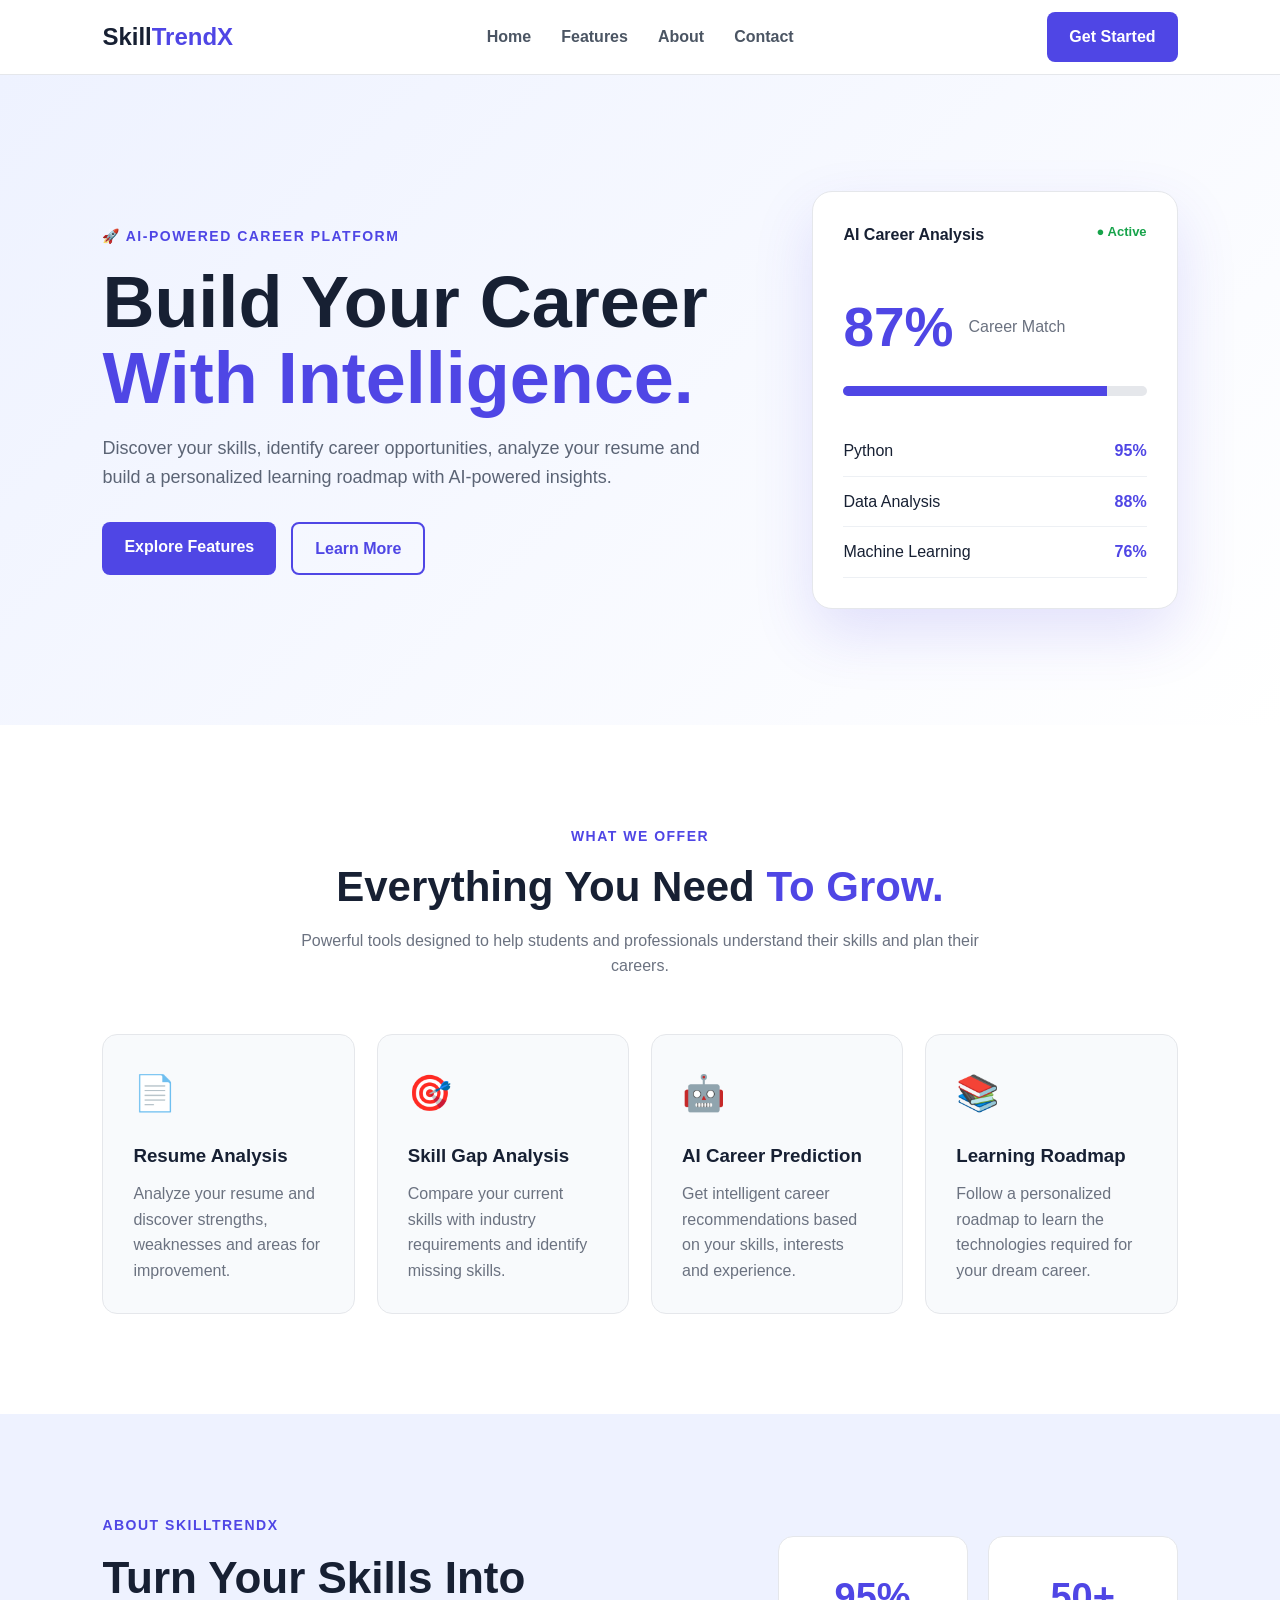
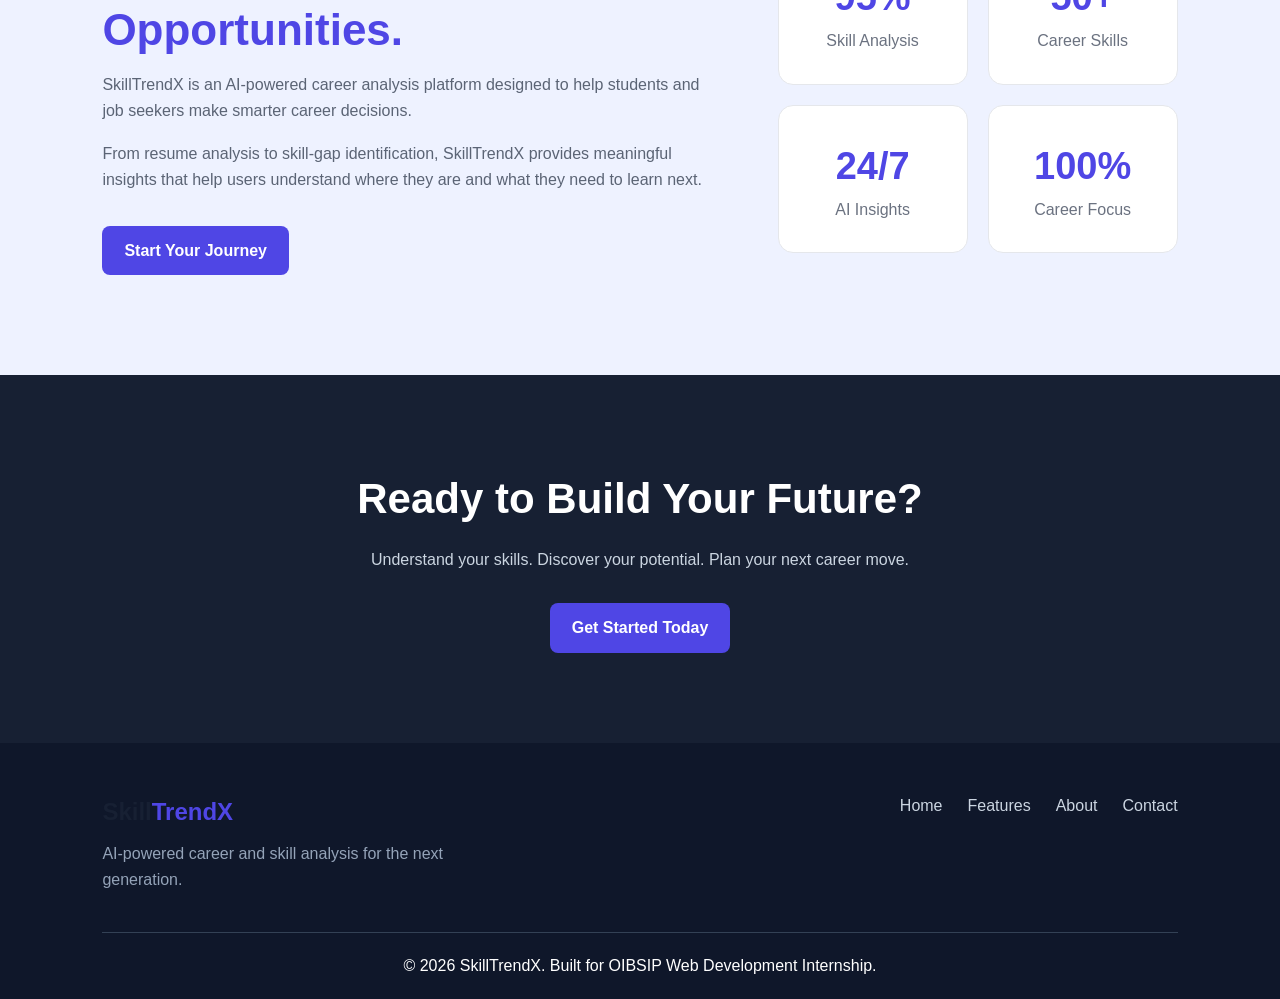
<file: Web-Development/Task-1-Landing-Page/index.html>
<!DOCTYPE html>
<html lang="en">

<head>
    <meta charset="UTF-8">
    <meta name="viewport" content="width=device-width, initial-scale=1.0">

    <title>SkillTrendX | AI Career & Skill Analysis</title>

    <link rel="stylesheet" href="style.css">
</head>

<body>

    <!-- Navigation Bar -->
    <header class="navbar">

        <div class="logo">
            Skill<span>TrendX</span>
        </div>

        <nav>
            <a href="#home">Home</a>
            <a href="#features">Features</a>
            <a href="#about">About</a>
            <a href="#contact">Contact</a>
        </nav>

        <a href="#features" class="nav-button">Get Started</a>

    </header>


    <!-- Hero Section -->
    <section id="home" class="hero">

        <div class="hero-content">

            <p class="tagline">🚀 AI-POWERED CAREER PLATFORM</p>

            <h1>
                Build Your Career
                <span>With Intelligence.</span>
            </h1>

            <p class="hero-text">
                Discover your skills, identify career opportunities,
                analyze your resume and build a personalized learning
                roadmap with AI-powered insights.
            </p>

            <div class="hero-buttons">

                <a href="#features" class="primary-button">
                    Explore Features
                </a>

                <a href="#about" class="secondary-button">
                    Learn More
                </a>

            </div>

        </div>


        <div class="hero-card">

            <div class="card-header">
                <span>AI Career Analysis</span>
                <span class="status">● Active</span>
            </div>

            <div class="score">
                <strong>87%</strong>
                <span>Career Match</span>
            </div>

            <div class="progress">
                <div class="progress-bar"></div>
            </div>

            <div class="skills">

                <div>
                    <span>Python</span>
                    <b>95%</b>
                </div>

                <div>
                    <span>Data Analysis</span>
                    <b>88%</b>
                </div>

                <div>
                    <span>Machine Learning</span>
                    <b>76%</b>
                </div>

            </div>

        </div>

    </section>


    <!-- Features Section -->
    <section id="features" class="features">

        <div class="section-heading">

            <p>WHAT WE OFFER</p>

            <h2>
                Everything You Need
                <span>To Grow.</span>
            </h2>

            <p>
                Powerful tools designed to help students and professionals
                understand their skills and plan their careers.
            </p>

        </div>


        <div class="feature-container">

            <div class="feature-card">

                <div class="feature-icon">📄</div>

                <h3>Resume Analysis</h3>

                <p>
                    Analyze your resume and discover strengths,
                    weaknesses and areas for improvement.
                </p>

            </div>


            <div class="feature-card">

                <div class="feature-icon">🎯</div>

                <h3>Skill Gap Analysis</h3>

                <p>
                    Compare your current skills with industry
                    requirements and identify missing skills.
                </p>

            </div>


            <div class="feature-card">

                <div class="feature-icon">🤖</div>

                <h3>AI Career Prediction</h3>

                <p>
                    Get intelligent career recommendations based
                    on your skills, interests and experience.
                </p>

            </div>


            <div class="feature-card">

                <div class="feature-icon">📚</div>

                <h3>Learning Roadmap</h3>

                <p>
                    Follow a personalized roadmap to learn the
                    technologies required for your dream career.
                </p>

            </div>

        </div>

    </section>


    <!-- About Section -->
    <section id="about" class="about">

        <div class="about-content">

            <p class="section-label">ABOUT SKILLTRENDX</p>

            <h2>
                Turn Your Skills
                Into <span>Opportunities.</span>
            </h2>

            <p>
                SkillTrendX is an AI-powered career analysis platform
                designed to help students and job seekers make smarter
                career decisions.
            </p>

            <p>
                From resume analysis to skill-gap identification,
                SkillTrendX provides meaningful insights that help
                users understand where they are and what they need
                to learn next.
            </p>

            <a href="#contact" class="primary-button">
                Start Your Journey
            </a>

        </div>


        <div class="about-stats">

            <div class="stat">
                <strong>95%</strong>
                <span>Skill Analysis</span>
            </div>

            <div class="stat">
                <strong>50+</strong>
                <span>Career Skills</span>
            </div>

            <div class="stat">
                <strong>24/7</strong>
                <span>AI Insights</span>
            </div>

            <div class="stat">
                <strong>100%</strong>
                <span>Career Focus</span>
            </div>

        </div>

    </section>


    <!-- Call To Action -->
    <section class="cta">

        <h2>Ready to Build Your Future?</h2>

        <p>
            Understand your skills. Discover your potential.
            Plan your next career move.
        </p>

        <a href="#contact" class="primary-button">
            Get Started Today
        </a>

    </section>


    <!-- Footer -->
    <footer id="contact">

        <div class="footer-content">

            <div>

                <div class="logo">
                    Skill<span>TrendX</span>
                </div>

                <p>
                    AI-powered career and skill analysis
                    for the next generation.
                </p>

            </div>


            <div class="footer-links">

                <a href="#home">Home</a>
                <a href="#features">Features</a>
                <a href="#about">About</a>
                <a href="#contact">Contact</a>

            </div>

        </div>


        <div class="copyright">

            <p>
                © 2026 SkillTrendX. Built for OIBSIP Web Development Internship.
            </p>

        </div>

    </footer>


</body>

</html>
</file>
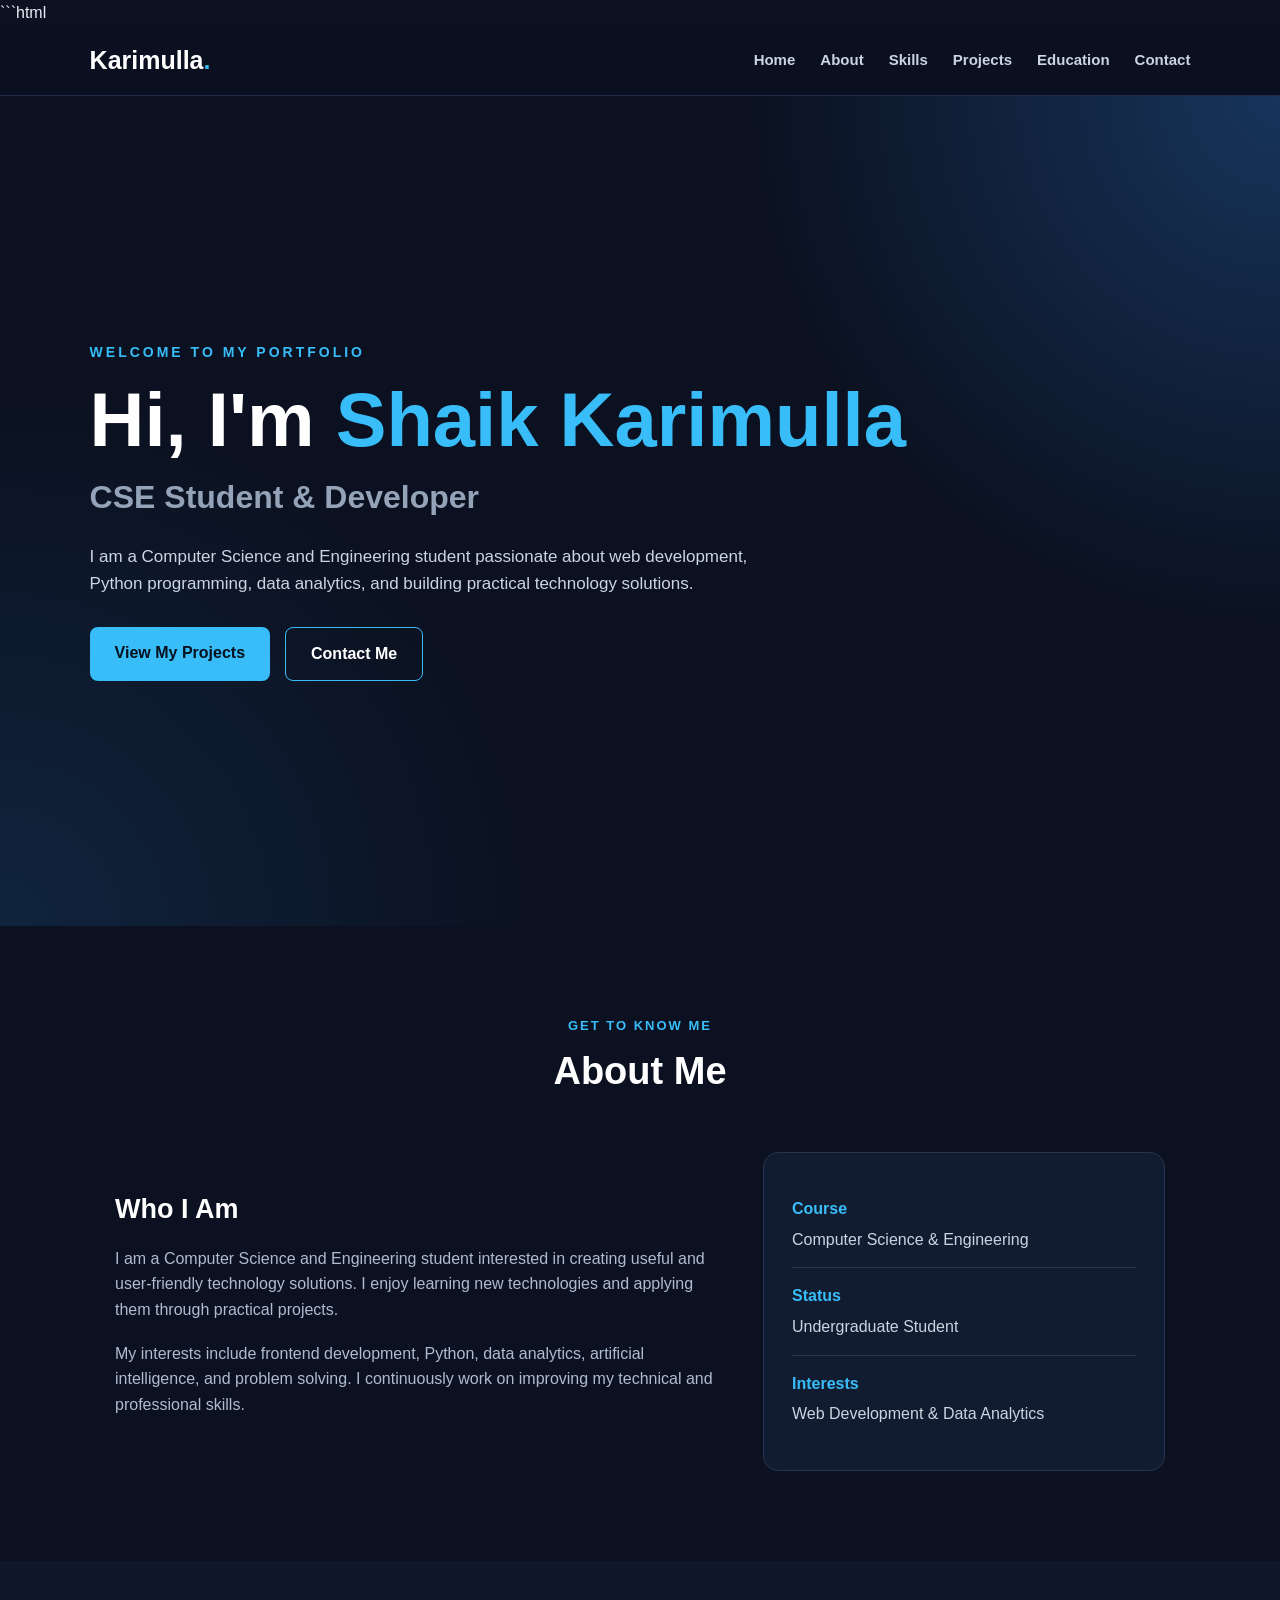
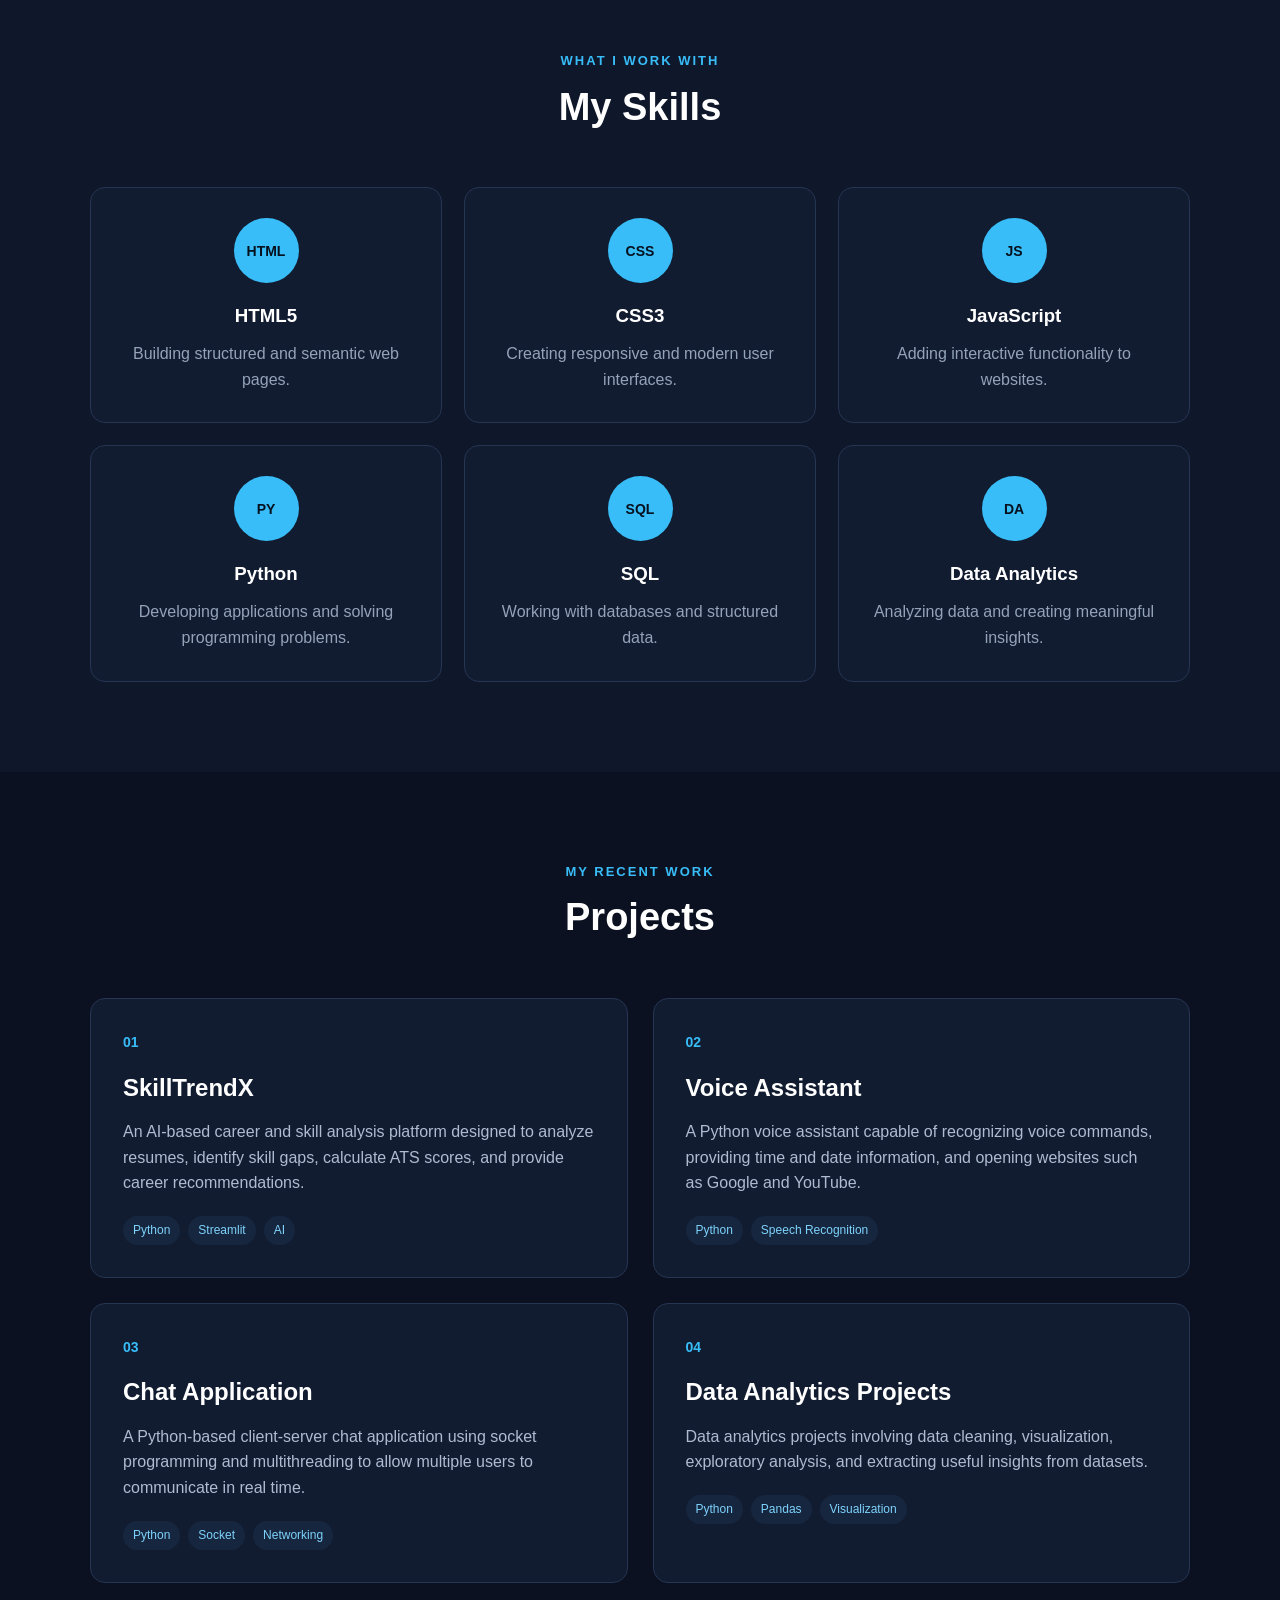
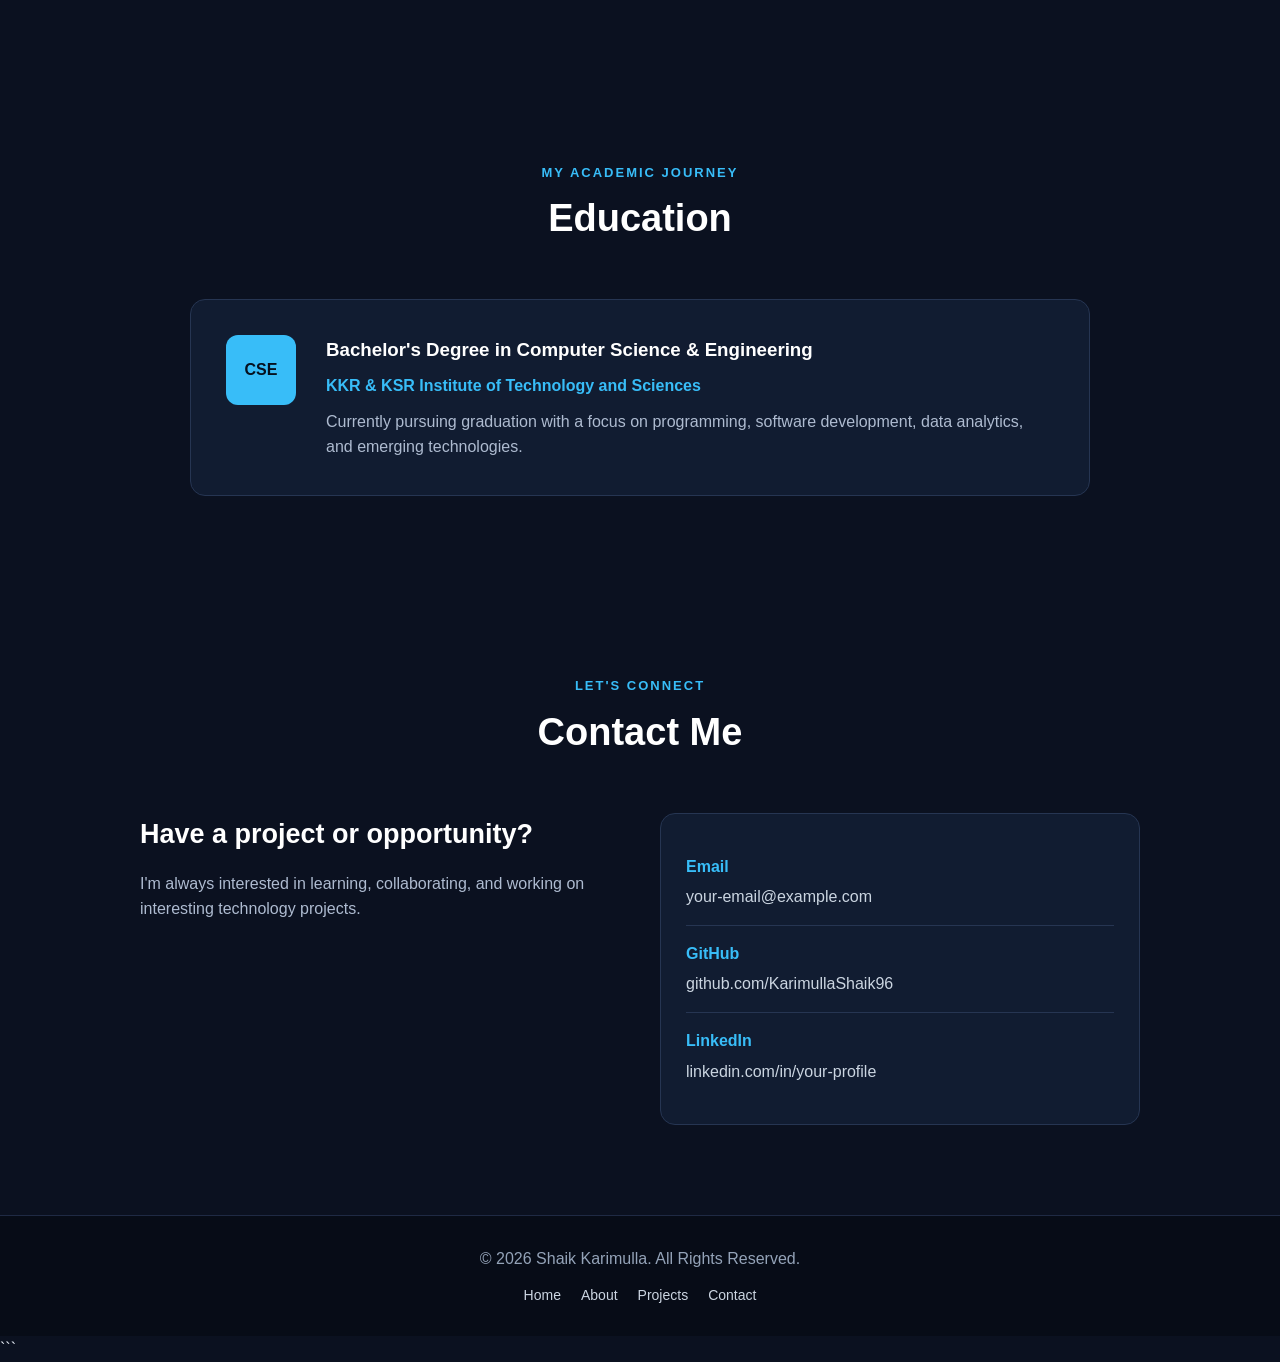
<file: Web-Development/Task-2-Personal-Portfolio/index.html>
```html
<!DOCTYPE html>
<html lang="en">
<head>
    <meta charset="UTF-8">
    <meta name="viewport" content="width=device-width, initial-scale=1.0">

    <title>Shaik Karimulla | Personal Portfolio</title>

    <link rel="stylesheet" href="style.css">
</head>

<body>

    <!-- Navigation -->
    <header>
        <nav class="navbar">

            <div class="logo">
                Karimulla<span>.</span>
            </div>

            <ul class="nav-links">
                <li><a href="#home">Home</a></li>
                <li><a href="#about">About</a></li>
                <li><a href="#skills">Skills</a></li>
                <li><a href="#projects">Projects</a></li>
                <li><a href="#education">Education</a></li>
                <li><a href="#contact">Contact</a></li>
            </ul>

        </nav>
    </header>


    <!-- Hero Section -->
    <section id="home" class="hero">

        <div class="hero-content">

            <p class="welcome">WELCOME TO MY PORTFOLIO</p>

            <h1>
                Hi, I'm <span>Shaik Karimulla</span>
            </h1>

            <h2>CSE Student & Developer</h2>

            <p>
                I am a Computer Science and Engineering student passionate
                about web development, Python programming, data analytics,
                and building practical technology solutions.
            </p>

            <div class="hero-buttons">
                <a href="#projects" class="btn primary-btn">
                    View My Projects
                </a>

                <a href="#contact" class="btn secondary-btn">
                    Contact Me
                </a>
            </div>

        </div>

    </section>


    <!-- About Section -->
    <section id="about" class="section">

        <div class="section-title">
            <p>GET TO KNOW ME</p>
            <h2>About Me</h2>
        </div>

        <div class="about-content">

            <div class="about-text">
                <h3>Who I Am</h3>

                <p>
                    I am a Computer Science and Engineering student interested
                    in creating useful and user-friendly technology solutions.
                    I enjoy learning new technologies and applying them through
                    practical projects.
                </p>

                <p>
                    My interests include frontend development, Python,
                    data analytics, artificial intelligence, and problem
                    solving. I continuously work on improving my technical
                    and professional skills.
                </p>
            </div>

            <div class="about-card">

                <div class="info-item">
                    <strong>Course</strong>
                    <span>Computer Science & Engineering</span>
                </div>

                <div class="info-item">
                    <strong>Status</strong>
                    <span>Undergraduate Student</span>
                </div>

                <div class="info-item">
                    <strong>Interests</strong>
                    <span>Web Development & Data Analytics</span>
                </div>

            </div>

        </div>

    </section>


    <!-- Skills Section -->
    <section id="skills" class="section skills-section">

        <div class="section-title">
            <p>WHAT I WORK WITH</p>
            <h2>My Skills</h2>
        </div>

        <div class="skills-grid">

            <div class="skill-card">
                <div class="skill-icon">HTML</div>
                <h3>HTML5</h3>
                <p>Building structured and semantic web pages.</p>
            </div>

            <div class="skill-card">
                <div class="skill-icon">CSS</div>
                <h3>CSS3</h3>
                <p>Creating responsive and modern user interfaces.</p>
            </div>

            <div class="skill-card">
                <div class="skill-icon">JS</div>
                <h3>JavaScript</h3>
                <p>Adding interactive functionality to websites.</p>
            </div>

            <div class="skill-card">
                <div class="skill-icon">PY</div>
                <h3>Python</h3>
                <p>Developing applications and solving programming problems.</p>
            </div>

            <div class="skill-card">
                <div class="skill-icon">SQL</div>
                <h3>SQL</h3>
                <p>Working with databases and structured data.</p>
            </div>

            <div class="skill-card">
                <div class="skill-icon">DA</div>
                <h3>Data Analytics</h3>
                <p>Analyzing data and creating meaningful insights.</p>
            </div>

        </div>

    </section>


    <!-- Projects Section -->
    <section id="projects" class="section">

        <div class="section-title">
            <p>MY RECENT WORK</p>
            <h2>Projects</h2>
        </div>

        <div class="projects-grid">

            <article class="project-card">

                <div class="project-number">01</div>

                <h3>SkillTrendX</h3>

                <p>
                    An AI-based career and skill analysis platform designed
                    to analyze resumes, identify skill gaps, calculate ATS
                    scores, and provide career recommendations.
                </p>

                <div class="project-tags">
                    <span>Python</span>
                    <span>Streamlit</span>
                    <span>AI</span>
                </div>

            </article>


            <article class="project-card">

                <div class="project-number">02</div>

                <h3>Voice Assistant</h3>

                <p>
                    A Python voice assistant capable of recognizing voice
                    commands, providing time and date information, and
                    opening websites such as Google and YouTube.
                </p>

                <div class="project-tags">
                    <span>Python</span>
                    <span>Speech Recognition</span>
                </div>

            </article>


            <article class="project-card">

                <div class="project-number">03</div>

                <h3>Chat Application</h3>

                <p>
                    A Python-based client-server chat application using
                    socket programming and multithreading to allow multiple
                    users to communicate in real time.
                </p>

                <div class="project-tags">
                    <span>Python</span>
                    <span>Socket</span>
                    <span>Networking</span>
                </div>

            </article>


            <article class="project-card">

                <div class="project-number">04</div>

                <h3>Data Analytics Projects</h3>

                <p>
                    Data analytics projects involving data cleaning,
                    visualization, exploratory analysis, and extracting
                    useful insights from datasets.
                </p>

                <div class="project-tags">
                    <span>Python</span>
                    <span>Pandas</span>
                    <span>Visualization</span>
                </div>

            </article>

        </div>

    </section>


    <!-- Education Section -->
    <section id="education" class="section education-section">

        <div class="section-title">
            <p>MY ACADEMIC JOURNEY</p>
            <h2>Education</h2>
        </div>

        <div class="education-card">

            <div class="education-year">
                CSE
            </div>

            <div class="education-details">

                <h3>Bachelor's Degree in Computer Science & Engineering</h3>

                <h4>
                    KKR & KSR Institute of Technology and Sciences
                </h4>

                <p>
                    Currently pursuing graduation with a focus on programming,
                    software development, data analytics, and emerging
                    technologies.
                </p>

            </div>

        </div>

    </section>


    <!-- Contact Section -->
    <section id="contact" class="section contact-section">

        <div class="section-title">
            <p>LET'S CONNECT</p>
            <h2>Contact Me</h2>
        </div>

        <div class="contact-content">

            <div class="contact-text">

                <h3>Have a project or opportunity?</h3>

                <p>
                    I'm always interested in learning, collaborating,
                    and working on interesting technology projects.
                </p>

            </div>

            <div class="contact-info">

                <div class="contact-item">
                    <strong>Email</strong>
                    <span>your-email@example.com</span>
                </div>

                <div class="contact-item">
                    <strong>GitHub</strong>
                    <span>github.com/KarimullaShaik96</span>
                </div>

                <div class="contact-item">
                    <strong>LinkedIn</strong>
                    <span>linkedin.com/in/your-profile</span>
                </div>

            </div>

        </div>

    </section>


    <!-- Footer -->
    <footer>

        <p>
            © 2026 Shaik Karimulla. All Rights Reserved.
        </p>

        <div class="footer-links">
            <a href="#home">Home</a>
            <a href="#about">About</a>
            <a href="#projects">Projects</a>
            <a href="#contact">Contact</a>
        </div>

    </footer>

</body>
</html>
```
</file>
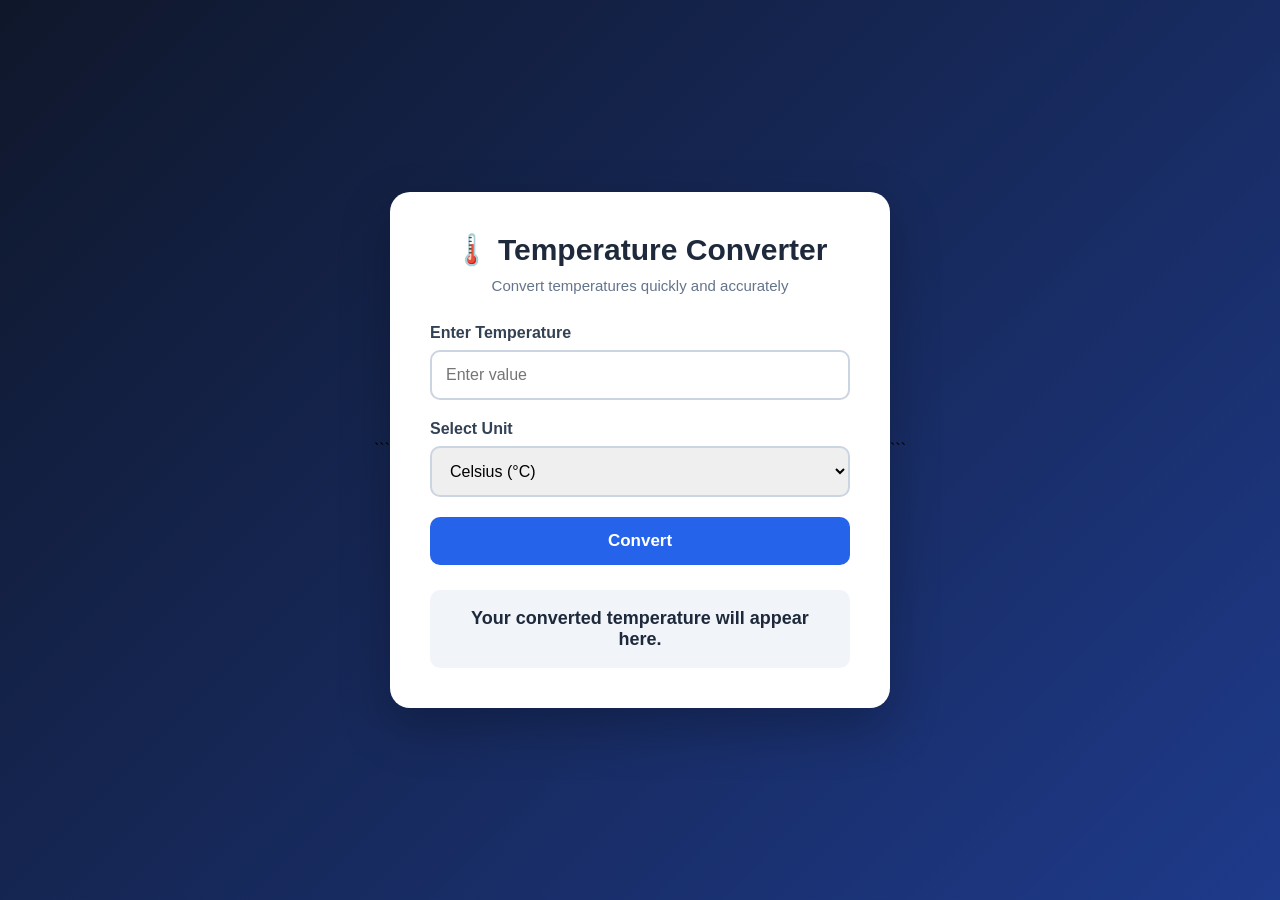
<file: Web-Development/Task-3-Temperature-Converter/index.html>
<!DOCTYPE html>

<html lang="en">
<head>
    <meta charset="UTF-8">
    <meta name="viewport" content="width=device-width, initial-scale=1.0">
    <title>Temperature Converter | OIBSIP</title>
    <link rel="stylesheet" href="style.css">
</head>

<body>

```
<div class="container">

    <div class="converter-card">

        <h1>🌡️ Temperature Converter</h1>

        <p class="subtitle">
            Convert temperatures quickly and accurately
        </p>

        <div class="input-group">
            <label for="temperature">Enter Temperature</label>
            <input
                type="number"
                id="temperature"
                placeholder="Enter value"
                step="any"
            >
        </div>

        <div class="input-group">
            <label for="unit">Select Unit</label>

            <select id="unit">
                <option value="celsius">Celsius (°C)</option>
                <option value="fahrenheit">Fahrenheit (°F)</option>
                <option value="kelvin">Kelvin (K)</option>
            </select>
        </div>

        <button onclick="convertTemperature()">
            Convert
        </button>

        <div id="result" class="result">
            Your converted temperature will appear here.
        </div>

    </div>

</div>

<script src="script.js"></script>
```

</body>
</html>
</file>
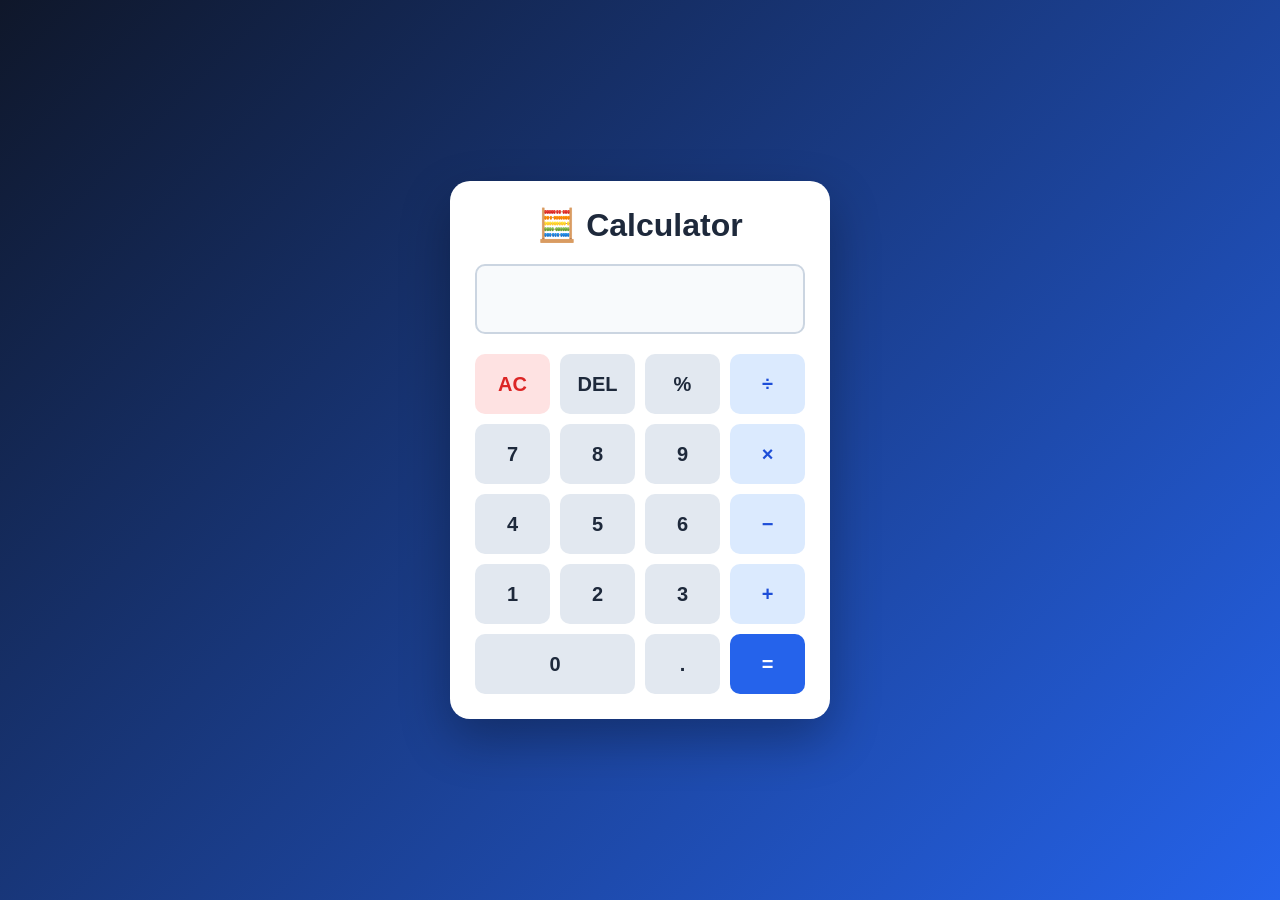
<file: Web-Development/Task-4-Calculator/index.html>
<!DOCTYPE html>
<html lang="en">
<head>
    <meta charset="UTF-8">
    <meta name="viewport" content="width=device-width, initial-scale=1.0">
    <title>Calculator | OIBSIP</title>
    <link rel="stylesheet" href="style.css">
</head>

<body>

    <div class="calculator">
        <h1>🧮 Calculator</h1>

        <input type="text" id="display" readonly>

        <div class="buttons">
            <button onclick="clearDisplay()" class="clear">AC</button>
            <button onclick="deleteLast()">DEL</button>
            <button onclick="appendValue('%')">%</button>
            <button onclick="appendValue('/')" class="operator">÷</button>

            <button onclick="appendValue('7')">7</button>
            <button onclick="appendValue('8')">8</button>
            <button onclick="appendValue('9')">9</button>
            <button onclick="appendValue('*')" class="operator">×</button>

            <button onclick="appendValue('4')">4</button>
            <button onclick="appendValue('5')">5</button>
            <button onclick="appendValue('6')">6</button>
            <button onclick="appendValue('-')" class="operator">−</button>

            <button onclick="appendValue('1')">1</button>
            <button onclick="appendValue('2')">2</button>
            <button onclick="appendValue('3')">3</button>
            <button onclick="appendValue('+')" class="operator">+</button>

            <button onclick="appendValue('0')" class="zero">0</button>
            <button onclick="appendValue('.')">.</button>
            <button onclick="calculate()" class="equals">=</button>
        </div>
    </div>

    <script src="script.js"></script>

</body>
</html>
</file>
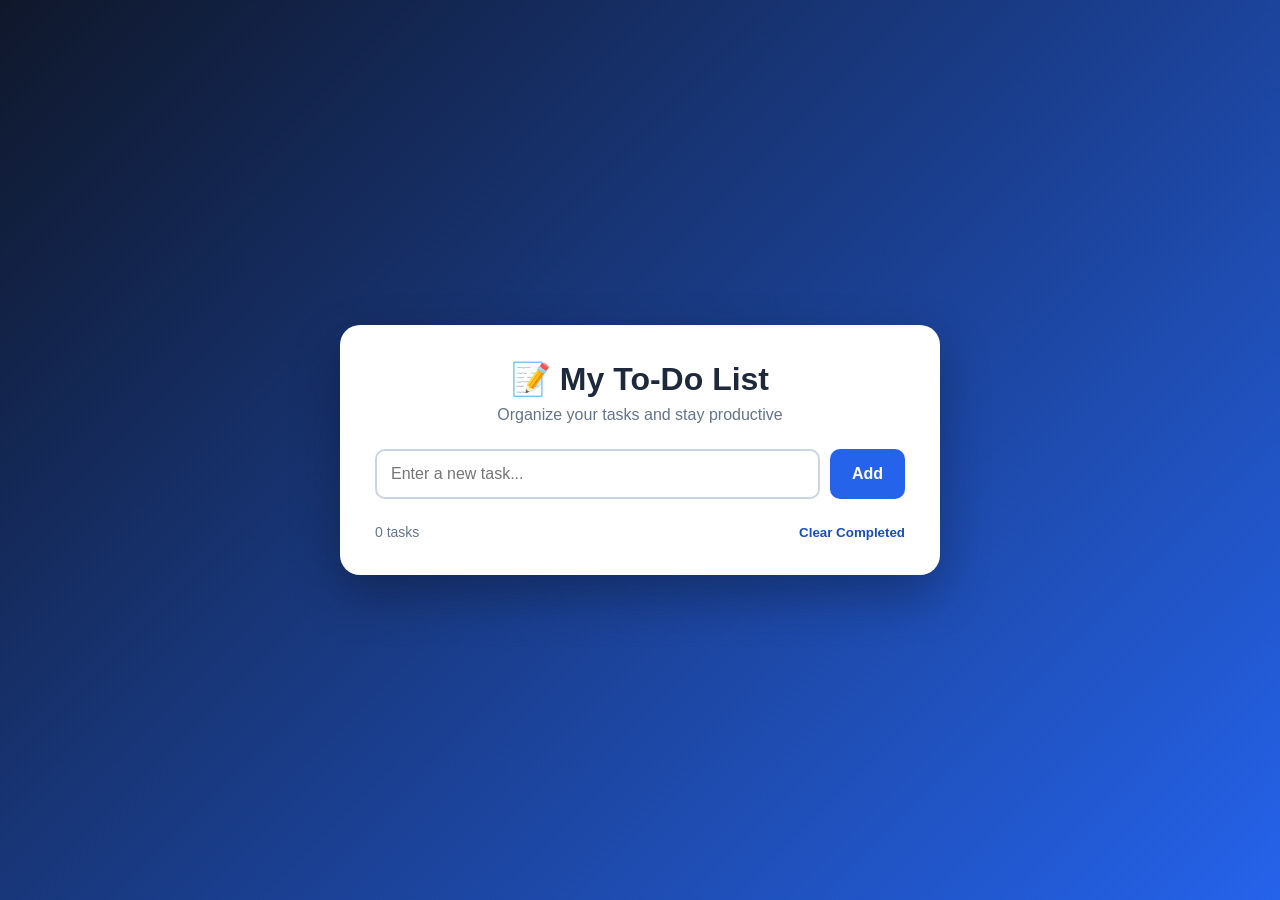
<file: Web-Development/Task-5-To-Do-App/index.html>
<!DOCTYPE html>
<html lang="en">
<head>
    <meta charset="UTF-8">
    <meta name="viewport" content="width=device-width, initial-scale=1.0">
    <title>To-Do App | OIBSIP</title>
    <link rel="stylesheet" href="style.css">
</head>

<body>

    <div class="todo-container">

        <div class="todo-card">

            <h1>📝 My To-Do List</h1>
            <p class="subtitle">Organize your tasks and stay productive</p>

            <div class="input-area">
                <input
                    type="text"
                    id="taskInput"
                    placeholder="Enter a new task..."
                >
                <button onclick="addTask()">Add</button>
            </div>

            <ul id="taskList"></ul>

            <div class="task-info">
                <span id="taskCount">0 tasks</span>
                <button onclick="clearCompleted()">Clear Completed</button>
            </div>

        </div>

    </div>

    <script src="script.js"></script>

</body>
</html>
</file>
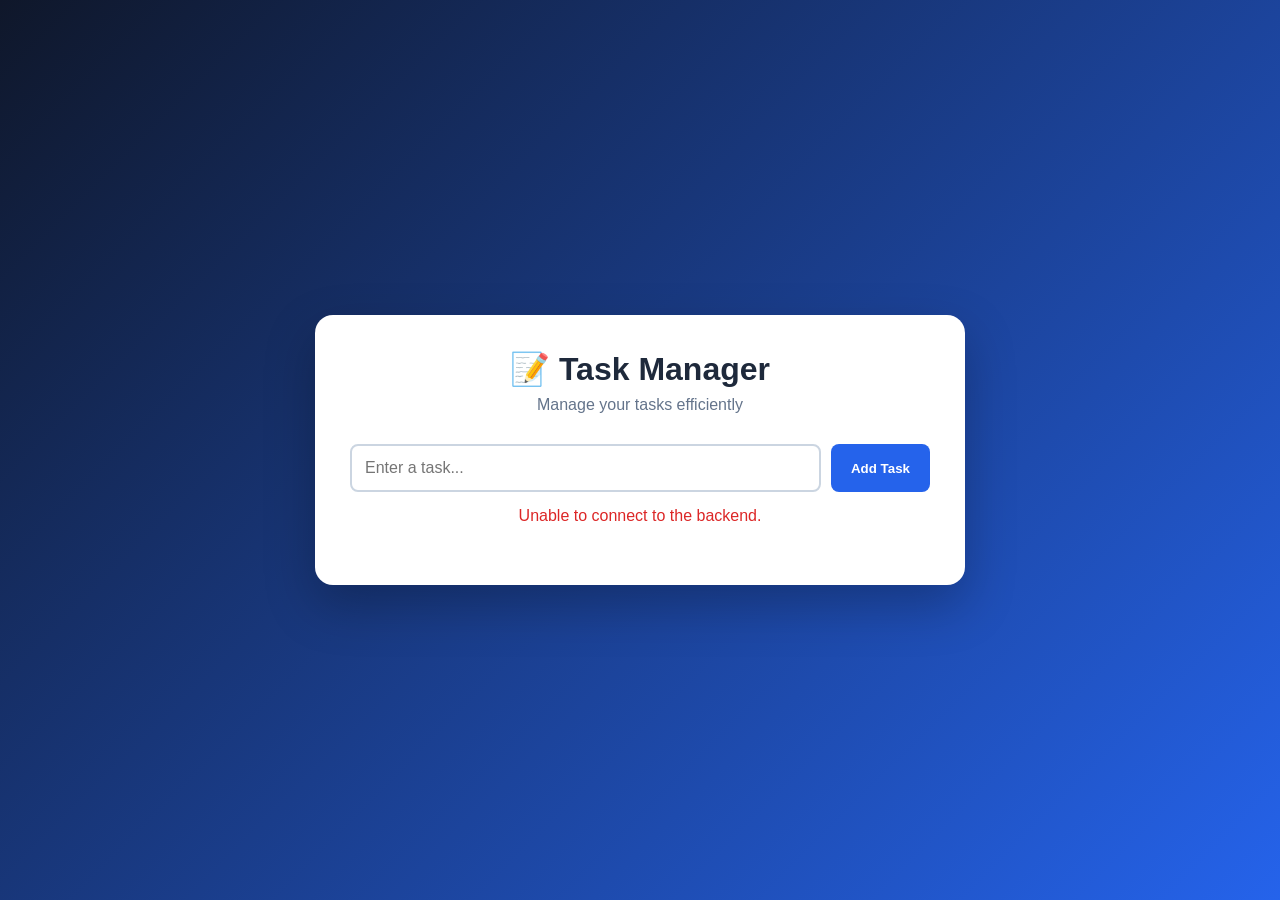
<file: Web-Development/Task-7-Full-Stack/frontend/index.html>
<!DOCTYPE html>
<html lang="en">
<head>
    <meta charset="UTF-8">
    <meta name="viewport" content="width=device-width, initial-scale=1.0">

    <title>Task Manager | OIBSIP</title>

    <link rel="stylesheet" href="style.css">
</head>

<body>

    <div class="container">

        <div class="card">

            <h1>📝 Task Manager</h1>

            <p class="subtitle">
                Manage your tasks efficiently
            </p>

            <div class="input-section">

                <input
                    type="text"
                    id="taskInput"
                    placeholder="Enter a task..."
                >

                <button onclick="addTask()">
                    Add Task
                </button>

            </div>

            <div id="message"></div>

            <ul id="taskList"></ul>

        </div>

    </div>

    <script src="script.js"></script>

</body>
</html>
</file>
<file: Web-Development/Task-1-Landing-Page/style.css>
* {
    margin: 0;
    padding: 0;
    box-sizing: border-box;
}

html {
    scroll-behavior: smooth;
}

body {
    font-family: Arial, Helvetica, sans-serif;
    background: #f8fafc;
    color: #172033;
    line-height: 1.6;
}

a {
    text-decoration: none;
}


/* =========================
   NAVIGATION
========================= */

.navbar {
    width: 100%;
    min-height: 75px;
    padding: 0 8%;
    display: flex;
    align-items: center;
    justify-content: space-between;
    background: #ffffff;
    border-bottom: 1px solid #e5e7eb;
    position: sticky;
    top: 0;
    z-index: 1000;
}

.logo {
    font-size: 24px;
    font-weight: 800;
    color: #172033;
}

.logo span {
    color: #4f46e5;
}

.navbar nav {
    display: flex;
    gap: 30px;
}

.navbar nav a {
    color: #4b5563;
    font-weight: 600;
    transition: 0.3s;
}

.navbar nav a:hover {
    color: #4f46e5;
}

.nav-button,
.primary-button {
    display: inline-block;
    padding: 12px 22px;
    border-radius: 8px;
    background: #4f46e5;
    color: white;
    font-weight: 700;
    transition: 0.3s;
}

.nav-button:hover,
.primary-button:hover {
    background: #3730a3;
    transform: translateY(-2px);
}


/* =========================
   HERO
========================= */

.hero {
    min-height: 650px;
    padding: 90px 8%;
    display: flex;
    align-items: center;
    justify-content: space-between;
    gap: 60px;
    background:
        linear-gradient(135deg, #eef2ff, #ffffff);
}

.hero-content {
    max-width: 650px;
}

.tagline,
.section-label,
.section-heading > p:first-child {
    color: #4f46e5;
    font-size: 14px;
    font-weight: 800;
    letter-spacing: 1.5px;
}

.hero h1 {
    margin: 18px 0;
    font-size: clamp(45px, 6vw, 72px);
    line-height: 1.05;
}

.hero h1 span,
.section-heading span,
.about h2 span {
    color: #4f46e5;
}

.hero-text {
    max-width: 600px;
    font-size: 18px;
    color: #5b6475;
}

.hero-buttons {
    margin-top: 30px;
    display: flex;
    gap: 15px;
    flex-wrap: wrap;
}

.secondary-button {
    padding: 12px 22px;
    border: 2px solid #4f46e5;
    border-radius: 8px;
    color: #4f46e5;
    font-weight: 700;
    transition: 0.3s;
}

.secondary-button:hover {
    background: #4f46e5;
    color: white;
}


/* =========================
   HERO CARD
========================= */

.hero-card {
    width: 390px;
    padding: 30px;
    border-radius: 20px;
    background: #ffffff;
    box-shadow: 0 25px 60px rgba(79, 70, 229, 0.15);
    border: 1px solid #e5e7eb;
}

.card-header {
    display: flex;
    justify-content: space-between;
    font-weight: 700;
}

.status {
    color: #16a34a;
    font-size: 13px;
}

.score {
    margin: 35px 0 15px;
    display: flex;
    align-items: center;
    gap: 15px;
}

.score strong {
    font-size: 55px;
    color: #4f46e5;
}

.score span {
    color: #6b7280;
}

.progress {
    width: 100%;
    height: 10px;
    border-radius: 20px;
    background: #e5e7eb;
    overflow: hidden;
}

.progress-bar {
    width: 87%;
    height: 100%;
    background: #4f46e5;
}

.skills {
    margin-top: 30px;
}

.skills div {
    display: flex;
    justify-content: space-between;
    padding: 12px 0;
    border-bottom: 1px solid #edf0f4;
}

.skills b {
    color: #4f46e5;
}


/* =========================
   FEATURES
========================= */

.features {
    padding: 100px 8%;
    background: #ffffff;
}

.section-heading {
    max-width: 700px;
    margin: auto;
    text-align: center;
}

.section-heading h2 {
    margin: 15px 0;
    font-size: 42px;
    line-height: 1.2;
}

.section-heading > p:last-child {
    color: #6b7280;
}

.feature-container {
    margin-top: 55px;
    display: grid;
    grid-template-columns: repeat(4, 1fr);
    gap: 22px;
}

.feature-card {
    padding: 30px;
    border-radius: 15px;
    background: #f8fafc;
    border: 1px solid #e5e7eb;
    transition: 0.3s;
}

.feature-card:hover {
    transform: translateY(-8px);
    box-shadow: 0 15px 35px rgba(0, 0, 0, 0.08);
}

.feature-icon {
    font-size: 35px;
    margin-bottom: 20px;
}

.feature-card h3 {
    margin-bottom: 10px;
}

.feature-card p {
    color: #6b7280;
}


/* =========================
   ABOUT
========================= */

.about {
    padding: 100px 8%;
    display: flex;
    align-items: center;
    justify-content: space-between;
    gap: 70px;
    background: #eef2ff;
}

.about-content {
    max-width: 600px;
}

.about h2 {
    margin: 15px 0;
    font-size: 44px;
    line-height: 1.2;
}

.about-content > p:not(.section-label) {
    margin-bottom: 18px;
    color: #5b6475;
}

.about .primary-button {
    margin-top: 15px;
}

.about-stats {
    display: grid;
    grid-template-columns: repeat(2, 1fr);
    gap: 20px;
    min-width: 400px;
}

.stat {
    padding: 30px;
    background: #ffffff;
    border-radius: 15px;
    text-align: center;
    border: 1px solid #e5e7eb;
}

.stat strong {
    display: block;
    font-size: 38px;
    color: #4f46e5;
}

.stat span {
    color: #6b7280;
}


/* =========================
   CTA
========================= */

.cta {
    padding: 90px 8%;
    text-align: center;
    background: #172033;
    color: white;
}

.cta h2 {
    font-size: 42px;
}

.cta p {
    margin: 15px auto 30px;
    color: #cbd5e1;
}


/* =========================
   FOOTER
========================= */

footer {
    padding: 50px 8% 20px;
    background: #0f172a;
    color: white;
}

.footer-content {
    display: flex;
    justify-content: space-between;
    gap: 40px;
}

.footer-content p {
    margin-top: 10px;
    color: #94a3b8;
    max-width: 400px;
}

.footer-links {
    display: flex;
    gap: 25px;
}

.footer-links a {
    color: #cbd5e1;
}

.footer-links a:hover {
    color: white;
}

.copyright {
    margin-top: 40px;
    padding-top: 20px;
    border-top: 1px solid #334155;
    text-align: center;
}

.copyright p {
    max-width: none;
}


/* =========================
   RESPONSIVE DESIGN
========================= */

@media (max-width: 1000px) {

    .hero {
        flex-direction: column;
        text-align: center;
    }

    .hero-buttons {
        justify-content: center;
    }

    .feature-container {
        grid-template-columns: repeat(2, 1fr);
    }

    .about {
        flex-direction: column;
    }

}


@media (max-width: 700px) {

    .navbar {
        padding: 15px 5%;
        flex-wrap: wrap;
        gap: 15px;
    }

    .navbar nav {
        order: 3;
        width: 100%;
        justify-content: center;
        gap: 15px;
    }

    .nav-button {
        display: none;
    }

    .hero {
        padding: 70px 5%;
    }

    .hero-card {
        width: 100%;
        max-width: 390px;
    }

    .features,
    .about {
        padding: 70px 5%;
    }

    .feature-container {
        grid-template-columns: 1fr;
    }

    .about-stats {
        min-width: 100%;
        width: 100%;
    }

    .section-heading h2,
    .about h2,
    .cta h2 {
        font-size: 34px;
    }

    .footer-content {
        flex-direction: column;
    }

    .footer-links {
        flex-wrap: wrap;
    }

}
</file>
<file: Web-Development/Task-2-Personal-Portfolio/style.css>
/* ================================
   GLOBAL STYLES
================================ */

* {
    margin: 0;
    padding: 0;
    box-sizing: border-box;
}

html {
    scroll-behavior: smooth;
}

body {
    font-family: Arial, Helvetica, sans-serif;
    line-height: 1.6;
    color: #e8eef7;
    background: #0b1120;
}

a {
    text-decoration: none;
    color: inherit;
}

section {
    scroll-margin-top: 80px;
}


/* ================================
   NAVIGATION
================================ */

header {
    position: sticky;
    top: 0;
    z-index: 1000;
}

.navbar {
    min-height: 70px;
    padding: 0 7%;
    display: flex;
    align-items: center;
    justify-content: space-between;
    background: rgba(11, 17, 32, 0.95);
    border-bottom: 1px solid #1f2a44;
    backdrop-filter: blur(10px);
}

.logo {
    font-size: 25px;
    font-weight: 800;
    color: #ffffff;
}

.logo span {
    color: #38bdf8;
}

.nav-links {
    list-style: none;
    display: flex;
    gap: 25px;
}

.nav-links a {
    color: #cbd5e1;
    font-size: 15px;
    font-weight: 600;
    transition: 0.3s ease;
}

.nav-links a:hover {
    color: #38bdf8;
}


/* ================================
   HERO SECTION
================================ */

.hero {
    min-height: calc(100vh - 70px);
    padding: 80px 7%;
    display: flex;
    align-items: center;
    background:
        radial-gradient(circle at top right, #17345b 0%, transparent 35%),
        radial-gradient(circle at bottom left, #10243e 0%, transparent 35%),
        #0b1120;
}

.hero-content {
    max-width: 850px;
}

.welcome {
    margin-bottom: 15px;
    color: #38bdf8;
    font-size: 14px;
    font-weight: 700;
    letter-spacing: 3px;
}

.hero h1 {
    margin-bottom: 10px;
    color: #ffffff;
    font-size: clamp(40px, 7vw, 76px);
    line-height: 1.1;
}

.hero h1 span {
    color: #38bdf8;
}

.hero h2 {
    margin-bottom: 20px;
    color: #94a3b8;
    font-size: clamp(22px, 3vw, 32px);
}

.hero p:not(.welcome) {
    max-width: 700px;
    margin-bottom: 30px;
    color: #cbd5e1;
    font-size: 17px;
}

.hero-buttons {
    display: flex;
    gap: 15px;
    flex-wrap: wrap;
}

.btn {
    display: inline-block;
    padding: 13px 25px;
    border-radius: 8px;
    font-weight: 700;
    transition: 0.3s ease;
}

.primary-btn {
    color: #06111f;
    background: #38bdf8;
}

.primary-btn:hover {
    transform: translateY(-3px);
    background: #7dd3fc;
}

.secondary-btn {
    color: #ffffff;
    border: 1px solid #38bdf8;
}

.secondary-btn:hover {
    transform: translateY(-3px);
    background: #38bdf8;
    color: #06111f;
}


/* ================================
   GENERAL SECTIONS
================================ */

.section {
    padding: 90px 7%;
    background: #0f172a;
}

.section:nth-of-type(even) {
    background: #0b1120;
}

.section-title {
    max-width: 700px;
    margin: 0 auto 50px;
    text-align: center;
}

.section-title p {
    margin-bottom: 5px;
    color: #38bdf8;
    font-size: 13px;
    font-weight: 700;
    letter-spacing: 2px;
}

.section-title h2 {
    color: #ffffff;
    font-size: 38px;
}


/* ================================
   ABOUT
================================ */

.about-content {
    max-width: 1050px;
    margin: auto;
    display: grid;
    grid-template-columns: 1.5fr 1fr;
    gap: 45px;
    align-items: center;
}

.about-text h3 {
    margin-bottom: 15px;
    color: #ffffff;
    font-size: 27px;
}

.about-text p {
    margin-bottom: 18px;
    color: #aebbd0;
}

.about-card {
    padding: 28px;
    border: 1px solid #263552;
    border-radius: 15px;
    background: #111c31;
}

.info-item {
    padding: 15px 0;
    border-bottom: 1px solid #263552;
}

.info-item:last-child {
    border-bottom: none;
}

.info-item strong {
    display: block;
    margin-bottom: 5px;
    color: #38bdf8;
}

.info-item span {
    color: #cbd5e1;
}


/* ================================
   SKILLS
================================ */

.skills-grid {
    max-width: 1100px;
    margin: auto;
    display: grid;
    grid-template-columns: repeat(3, 1fr);
    gap: 22px;
}

.skill-card {
    padding: 30px 25px;
    text-align: center;
    border: 1px solid #263552;
    border-radius: 15px;
    background: #111c31;
    transition: 0.3s ease;
}

.skill-card:hover {
    transform: translateY(-7px);
    border-color: #38bdf8;
}

.skill-icon {
    width: 65px;
    height: 65px;
    margin: 0 auto 18px;
    display: flex;
    align-items: center;
    justify-content: center;
    border-radius: 50%;
    color: #06111f;
    background: #38bdf8;
    font-size: 14px;
    font-weight: 800;
}

.skill-card h3 {
    margin-bottom: 10px;
    color: #ffffff;
}

.skill-card p {
    color: #94a3b8;
}


/* ================================
   PROJECTS
================================ */

.projects-grid {
    max-width: 1100px;
    margin: auto;
    display: grid;
    grid-template-columns: repeat(2, 1fr);
    gap: 25px;
}

.project-card {
    position: relative;
    padding: 32px;
    overflow: hidden;
    border: 1px solid #263552;
    border-radius: 15px;
    background: #111c31;
    transition: 0.3s ease;
}

.project-card:hover {
    transform: translateY(-7px);
    border-color: #38bdf8;
}

.project-number {
    margin-bottom: 15px;
    color: #38bdf8;
    font-size: 14px;
    font-weight: 800;
}

.project-card h3 {
    margin-bottom: 12px;
    color: #ffffff;
    font-size: 24px;
}

.project-card p {
    margin-bottom: 20px;
    color: #aebbd0;
}

.project-tags {
    display: flex;
    gap: 8px;
    flex-wrap: wrap;
}

.project-tags span {
    padding: 5px 10px;
    border-radius: 20px;
    color: #7dd3fc;
    background: #17263f;
    font-size: 12px;
}


/* ================================
   EDUCATION
================================ */

.education-section {
    background: #0b1120 !important;
}

.education-card {
    max-width: 900px;
    margin: auto;
    padding: 35px;
    display: flex;
    gap: 30px;
    align-items: flex-start;
    border: 1px solid #263552;
    border-radius: 15px;
    background: #111c31;
}

.education-year {
    min-width: 70px;
    height: 70px;
    display: flex;
    align-items: center;
    justify-content: center;
    border-radius: 12px;
    color: #06111f;
    background: #38bdf8;
    font-weight: 800;
}

.education-details h3 {
    margin-bottom: 8px;
    color: #ffffff;
}

.education-details h4 {
    margin-bottom: 10px;
    color: #38bdf8;
}

.education-details p {
    color: #aebbd0;
}


/* ================================
   CONTACT
================================ */

.contact-content {
    max-width: 1000px;
    margin: auto;
    display: grid;
    grid-template-columns: 1fr 1fr;
    gap: 40px;
}

.contact-text h3 {
    margin-bottom: 15px;
    color: #ffffff;
    font-size: 27px;
}

.contact-text p {
    color: #aebbd0;
}

.contact-info {
    padding: 25px;
    border: 1px solid #263552;
    border-radius: 15px;
    background: #111c31;
}

.contact-item {
    padding: 15px 0;
    border-bottom: 1px solid #263552;
}

.contact-item:last-child {
    border-bottom: none;
}

.contact-item strong {
    display: block;
    margin-bottom: 5px;
    color: #38bdf8;
}

.contact-item span {
    color: #cbd5e1;
    overflow-wrap: anywhere;
}


/* ================================
   FOOTER
================================ */

footer {
    padding: 30px 7%;
    text-align: center;
    border-top: 1px solid #1f2a44;
    background: #070c17;
}

footer p {
    margin-bottom: 12px;
    color: #94a3b8;
}

.footer-links {
    display: flex;
    justify-content: center;
    gap: 20px;
    flex-wrap: wrap;
}

.footer-links a {
    color: #cbd5e1;
    font-size: 14px;
}

.footer-links a:hover {
    color: #38bdf8;
}


/* ================================
   RESPONSIVE DESIGN
================================ */

@media (max-width: 850px) {

    .navbar {
        padding: 15px 5%;
        flex-direction: column;
        gap: 12px;
    }

    .nav-links {
        gap: 15px;
        flex-wrap: wrap;
        justify-content: center;
    }

    .hero {
        padding: 70px 5%;
    }

    .section {
        padding: 70px 5%;
    }

    .about-content,
    .contact-content {
        grid-template-columns: 1fr;
    }

    .skills-grid {
        grid-template-columns: repeat(2, 1fr);
    }

}


@media (max-width: 600px) {

    .nav-links {
        gap: 10px;
    }

    .nav-links a {
        font-size: 13px;
    }

    .hero h1 {
        font-size: 42px;
    }

    .hero h2 {
        font-size: 22px;
    }

    .hero p:not(.welcome) {
        font-size: 15px;
    }

    .hero-buttons {
        flex-direction: column;
        align-items: stretch;
    }

    .btn {
        text-align: center;
    }

    .skills-grid,
    .projects-grid {
        grid-template-columns: 1fr;
    }

    .education-card {
        flex-direction: column;
    }

    .section-title h2 {
        font-size: 32px;
    }

}
</file>
<file: Web-Development/Task-3-Temperature-Converter/style.css>
* {
  margin: 0;
  padding: 0;
  box-sizing: border-box;
  }

body {
font-family: Arial, sans-serif;
min-height: 100vh;
background: linear-gradient(135deg, #0f172a, #1e3a8a);
display: flex;
justify-content: center;
align-items: center;
padding: 20px;
}

.container {
width: 100%;
max-width: 500px;
}

.converter-card {
background: #ffffff;
padding: 40px;
border-radius: 20px;
box-shadow: 0 20px 50px rgba(0, 0, 0, 0.25);
text-align: center;
}

h1 {
color: #1e293b;
margin-bottom: 10px;
font-size: 30px;
}

.subtitle {
color: #64748b;
margin-bottom: 30px;
font-size: 15px;
}

.input-group {
text-align: left;
margin-bottom: 20px;
}

label {
display: block;
color: #334155;
font-weight: bold;
margin-bottom: 8px;
}

input,
select {
width: 100%;
padding: 14px;
border: 2px solid #cbd5e1;
border-radius: 10px;
font-size: 16px;
outline: none;
transition: border-color 0.3s;
}

input:focus,
select:focus {
border-color: #2563eb;
}

button {
width: 100%;
padding: 14px;
border: none;
border-radius: 10px;
background: #2563eb;
color: white;
font-size: 17px;
font-weight: bold;
cursor: pointer;
transition: background 0.3s, transform 0.2s;
}

button:hover {
background: #1d4ed8;
transform: translateY(-2px);
}

.result {
margin-top: 25px;
padding: 18px;
border-radius: 10px;
background: #f1f5f9;
color: #1e293b;
font-size: 18px;
font-weight: bold;
min-height: 55px;
display: flex;
justify-content: center;
align-items: center;
}

@media (max-width: 600px) {
.converter-card {
padding: 25px;
}

```
h1 {
    font-size: 25px;
}

}
</file>
<file: Web-Development/Task-4-Calculator/style.css>
* {
    margin: 0;
    padding: 0;
    box-sizing: border-box;
}

body {
    min-height: 100vh;
    font-family: Arial, sans-serif;
    background: linear-gradient(135deg, #0f172a, #2563eb);
    display: flex;
    justify-content: center;
    align-items: center;
    padding: 20px;
}

.calculator {
    width: 100%;
    max-width: 380px;
    background: white;
    padding: 25px;
    border-radius: 20px;
    box-shadow: 0 20px 50px rgba(0, 0, 0, 0.3);
}

h1 {
    text-align: center;
    color: #1e293b;
    margin-bottom: 20px;
}

#display {
    width: 100%;
    height: 70px;
    margin-bottom: 20px;
    padding: 15px;
    border: 2px solid #cbd5e1;
    border-radius: 10px;
    font-size: 28px;
    text-align: right;
    background: #f8fafc;
}

.buttons {
    display: grid;
    grid-template-columns: repeat(4, 1fr);
    gap: 10px;
}

button {
    height: 60px;
    border: none;
    border-radius: 10px;
    font-size: 20px;
    font-weight: bold;
    cursor: pointer;
    background: #e2e8f0;
    color: #1e293b;
}

button:hover {
    transform: translateY(-2px);
}

.operator {
    background: #dbeafe;
    color: #1d4ed8;
}

.clear {
    background: #fee2e2;
    color: #dc2626;
}

.equals {
    background: #2563eb;
    color: white;
}

.zero {
    grid-column: span 2;
}

@media (max-width: 450px) {
    .calculator {
        padding: 18px;
    }

    button {
        height: 55px;
    }
}
</file>
<file: Web-Development/Task-5-To-Do-App/style.css>
* {
    margin: 0;
    padding: 0;
    box-sizing: border-box;
}

body {
    min-height: 100vh;
    font-family: Arial, sans-serif;
    background: linear-gradient(135deg, #0f172a, #2563eb);
    display: flex;
    justify-content: center;
    align-items: center;
    padding: 20px;
}

.todo-container {
    width: 100%;
    max-width: 600px;
}

.todo-card {
    background: white;
    padding: 35px;
    border-radius: 20px;
    box-shadow: 0 20px 50px rgba(0, 0, 0, 0.3);
}

h1 {
    text-align: center;
    color: #1e293b;
    margin-bottom: 8px;
}

.subtitle {
    text-align: center;
    color: #64748b;
    margin-bottom: 25px;
}

.input-area {
    display: flex;
    gap: 10px;
    margin-bottom: 25px;
}

#taskInput {
    flex: 1;
    padding: 14px;
    border: 2px solid #cbd5e1;
    border-radius: 10px;
    font-size: 16px;
    outline: none;
}

#taskInput:focus {
    border-color: #2563eb;
}

.input-area button {
    padding: 14px 22px;
    border: none;
    border-radius: 10px;
    background: #2563eb;
    color: white;
    font-size: 16px;
    font-weight: bold;
    cursor: pointer;
}

.input-area button:hover {
    background: #1d4ed8;
}

#taskList {
    list-style: none;
    margin-bottom: 20px;
}

.task {
    display: flex;
    align-items: center;
    gap: 12px;
    padding: 14px;
    margin-bottom: 10px;
    background: #f1f5f9;
    border-radius: 10px;
}

.task span {
    flex: 1;
    color: #334155;
    font-size: 16px;
}

.task.completed span {
    text-decoration: line-through;
    color: #94a3b8;
}

.task button {
    border: none;
    padding: 7px 10px;
    border-radius: 7px;
    cursor: pointer;
    font-weight: bold;
}

.complete-btn {
    background: #dcfce7;
    color: #16a34a;
}

.delete-btn {
    background: #fee2e2;
    color: #dc2626;
}

.task-info {
    display: flex;
    justify-content: space-between;
    align-items: center;
    color: #64748b;
    font-size: 14px;
}

.task-info button {
    border: none;
    background: transparent;
    color: #174dc3;
    cursor: pointer;
    font-weight: bold;
}

@media (max-width: 500px) {
    .todo-card {
        padding: 25px;
    }

    .input-area {
        flex-direction: column;
    }

    .input-area button {
        width: 100%;
    }

    .task-info {
        flex-direction: column;
        gap: 10px;
    }
}
</file>
<file: Web-Development/Task-7-Full-Stack/frontend/style.css>
* {
    margin: 0;
    padding: 0;
    box-sizing: border-box;
}

body {
    font-family: Arial, sans-serif;
    min-height: 100vh;

    background: linear-gradient(
        135deg,
        #0f172a,
        #2563eb
    );

    display: flex;
    justify-content: center;
    align-items: center;

    padding: 20px;
}

.container {
    width: 100%;
    max-width: 650px;
}

.card {
    background: white;
    padding: 35px;
    border-radius: 18px;

    box-shadow:
        0 20px 50px rgba(0, 0, 0, 0.25);
}

h1 {
    text-align: center;
    color: #1e293b;
    margin-bottom: 8px;
}

.subtitle {
    text-align: center;
    color: #64748b;
    margin-bottom: 30px;
}

.input-section {
    display: flex;
    gap: 10px;
}

#taskInput {
    flex: 1;

    padding: 13px;

    border: 2px solid #cbd5e1;
    border-radius: 8px;

    font-size: 16px;
}

#taskInput:focus {
    outline: none;
    border-color: #2563eb;
}

.input-section button {
    padding: 13px 20px;

    border: none;
    border-radius: 8px;

    background: #2563eb;
    color: white;

    font-weight: bold;
    cursor: pointer;
}

.input-section button:hover {
    background: #1d4ed8;
}

#message {
    margin-top: 15px;
    text-align: center;
    color: #dc2626;
}

#taskList {
    list-style: none;
    margin-top: 25px;
}

.task-item {
    display: flex;
    align-items: center;
    justify-content: space-between;

    padding: 14px;

    margin-bottom: 10px;

    background: #f1f5f9;

    border-radius: 8px;
}

.task-title {
    flex: 1;
    margin-left: 10px;
}

.completed {
    text-decoration: line-through;
    color: #64748b;
}

.delete-btn {
    background: #ef4444;
    color: white;

    border: none;
    border-radius: 6px;

    padding: 7px 12px;

    cursor: pointer;
}

.delete-btn:hover {
    background: #dc2626;
}

@media (max-width: 600px) {

    .card {
        padding: 25px;
    }

    .input-section {
        flex-direction: column;
    }

    .input-section button {
        width: 100%;
    }
}
</file>
